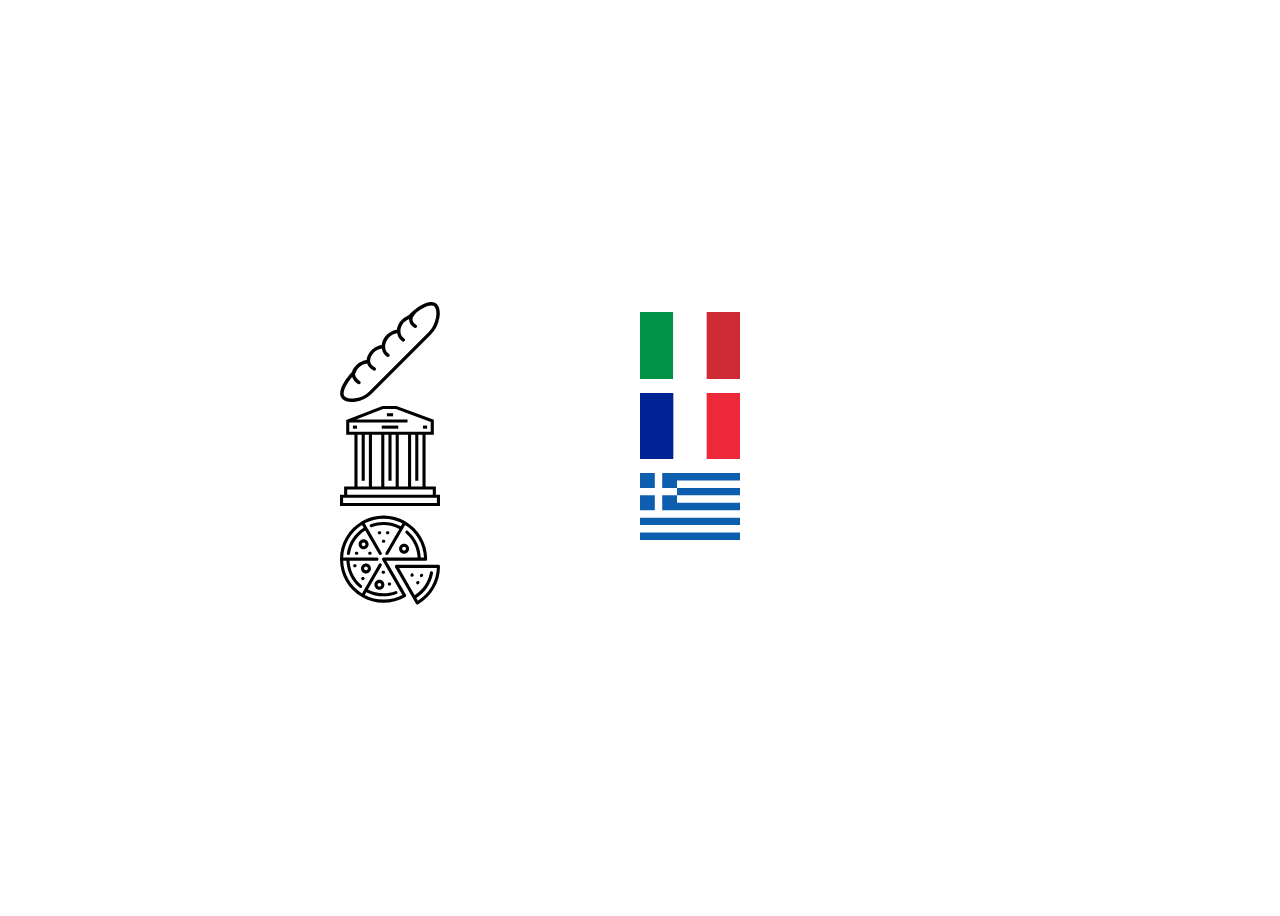
<file: index.html>
<!DOCTYPE html>
<html>
  <head>
    <meta charset="utf8" />
    <title>SVG</title>
    <link href="/css/style.css" rel="stylesheet" />
  </head>
  <body>
    <div class="quiz-container">
      <div class="objects">
        <div class="object-container" data-name="baguette">
          <svg
            version="1.1"
            id="Capa_1"
            xmlns="http://www.w3.org/2000/svg"
            xmlns:xlink="http://www.w3.org/1999/xlink"
            x="0px"
            y="0px"
            viewBox="0 0 58.567 58.567"
            style="enable-background: new 0 0 58.567 58.567"
            xml:space="preserve"
          >
            <path
              d="M56.705,1.21C55.882,0.386,54.713-0.014,53.316,0c-3.64,0.082-8.905,3.219-13.122,7.813
           c-0.752,0.379-2.931,1.523-3.961,2.553c-0.253,0.253-0.486,0.519-0.709,0.79c-0.007,0.008-0.013,0.016-0.019,0.025
           c-1.225,1.499-1.997,3.257-2.224,5.101c-2.188,0.27-4.261,1.298-5.915,2.952c-0.251,0.251-0.483,0.515-0.704,0.784
           c-0.028,0.035-0.055,0.07-0.083,0.105c-1.19,1.482-1.942,3.212-2.165,5.027c-1.968,0.242-3.838,1.102-5.397,2.473
           c-0.037,0.028-0.081,0.042-0.114,0.076c-0.067,0.067-0.123,0.136-0.188,0.203c-0.071,0.068-0.146,0.13-0.216,0.199
           c-1.653,1.653-2.683,3.727-2.952,5.916c-2.189,0.27-4.262,1.298-5.915,2.951c-0.113,0.114-0.207,0.229-0.311,0.344
           c-0.029,0.023-0.064,0.034-0.091,0.061c-1.201,1.2-1.941,2.429-2.236,3.669c-4.253,4.464-9.166,12.139-5.713,15.593
           c1.252,1.252,3.362,1.933,5.854,1.933c0.653,0,1.334-0.047,2.031-0.143c3.488-0.478,6.855-2.118,9.238-4.501l35-35
           c2.397-2.397,4.144-5.857,4.789-9.493C58.83,5.852,58.273,2.779,56.705,1.21z M56.225,9.08c-0.576,3.242-2.119,6.314-4.234,8.429
           l-35,35c-2.08,2.08-5.03,3.514-8.095,3.934c-2.664,0.364-5.094-0.115-6.201-1.223c-1.642-1.642,0.367-6.582,4.426-11.335
           c0.487,1.462,1.622,2.851,3.406,4.142c0.177,0.128,0.382,0.189,0.585,0.189c0.311,0,0.615-0.144,0.812-0.414
           c0.323-0.447,0.223-1.072-0.225-1.396c-1.785-1.291-2.744-2.61-2.849-3.919c-0.015-0.188-0.005-0.379,0.015-0.57
           c0.213-0.278,0.399-0.578,0.526-0.922l0.001-0.001c0.396-1.076,0.876-1.833,1.653-2.611c1.342-1.342,3.084-2.189,4.857-2.386
           c0.408,1.284,1.401,2.822,3.73,4.097c0.152,0.084,0.317,0.123,0.479,0.123c0.354,0,0.696-0.188,0.878-0.52
           c0.266-0.484,0.088-1.093-0.396-1.357c-1.743-0.955-2.728-2.138-2.925-3.517c-0.234-1.637,0.659-3.622,2.438-5.484
           c1.248-1.174,2.806-1.942,4.408-2.177c0.282,2.066,1.355,3.799,3.056,4.896c0.168,0.107,0.355,0.159,0.541,0.159
           c0.328,0,0.65-0.161,0.842-0.458c0.299-0.465,0.165-1.083-0.299-1.383c-1.596-1.027-2.07-2.553-2.188-3.65
           c-0.196-1.828,0.454-3.831,1.716-5.408c0.006-0.008,0.012-0.016,0.018-0.024c0.181-0.224,0.373-0.439,0.578-0.644
           c1.31-1.31,3-2.153,4.727-2.376c0.319,2.028,1.393,3.722,3.069,4.788c0.167,0.105,0.353,0.156,0.536,0.156
           c0.33,0,0.654-0.164,0.845-0.463c0.297-0.466,0.159-1.084-0.307-1.381c-1.255-0.799-2.041-2.107-2.214-3.686
           c-0.229-2.085,0.598-4.293,2.211-5.906c0.556-0.555,1.757-1.285,2.833-1.86c-0.02,0.323-0.016,0.626,0.016,0.891
           c0.203,1.684,1.275,3.156,3.1,4.261c0.162,0.098,0.34,0.145,0.517,0.145c0.338,0,0.669-0.172,0.856-0.482
           c0.286-0.473,0.135-1.087-0.338-1.373c-0.892-0.54-1.988-1.462-2.149-2.79c-0.148-1.226,0.522-2.623,1.94-4.041
           c0.009-0.009,0.011-0.021,0.02-0.03c3.169-2.693,6.552-4.447,8.919-4.5c0.035-0.001,0.07-0.001,0.104-0.001
           c0.796,0,1.409,0.21,1.825,0.626C56.364,3.698,56.731,6.232,56.225,9.08z"
            />
          </svg>
        </div>
        <div class="object-container" data-name="temple">
          <svg
            version="1.1"
            id="Layer_1"
            xmlns="http://www.w3.org/2000/svg"
            xmlns:xlink="http://www.w3.org/1999/xlink"
            x="0px"
            y="0px"
            viewBox="0 0 512 512"
            style="enable-background: new 0 0 512 512"
            xml:space="preserve"
          >
            <g>
              <g>
                <path
                  d="M490.887,453.938v-42.227h-52.784V147.794h42.227V71.031L289.093,0h-71.503L31.67,71.087v76.707h42.227v263.918H21.113
                   v42.227H0V512h512v-58.062H490.887z M47.505,131.959V84.454h298.227V68.619H82.465l138.049-52.784h65.734l178.247,66.206v49.917
                   H47.505z M401.155,382.68V147.794h21.113v263.918h-58.062V147.794h21.113V382.68H401.155z M348.371,147.794v263.918h-47.505
                   V147.794H348.371z M263.918,382.68V147.794h21.113v263.918h-58.062V147.794h21.113V382.68H263.918z M211.134,147.794v263.918
                   h-47.505V147.794H211.134z M126.68,382.68V147.794h21.113v263.918H89.732V147.794h21.113V382.68H126.68z M36.948,427.546h438.103
                   v26.392H36.948V427.546z M496.165,496.165H15.835v-26.392h480.33V496.165z"
                />
              </g>
            </g>
            <g>
              <g>
                <rect x="240.165" y="36.948" width="31.67" height="15.835" />
              </g>
            </g>
            <g>
              <g>
                <rect x="65.979" y="100.289" width="21.113" height="15.835" />
              </g>
            </g>
            <g>
              <g>
                <rect x="424.907" y="100.289" width="21.113" height="15.835" />
              </g>
            </g>
            <g>
              <g>
                <rect x="213.773" y="100.289" width="84.454" height="15.835" />
              </g>
            </g>
          </svg>
        </div>
        <div class="object-container" data-name="pizza">
          <svg
            version="1.1"
            id="Capa_1"
            xmlns="http://www.w3.org/2000/svg"
            xmlns:xlink="http://www.w3.org/1999/xlink"
            x="0px"
            y="0px"
            viewBox="0 0 448.898 448.898"
            style="enable-background: new 0 0 448.898 448.898"
            xml:space="preserve"
          >
            <path
              id="XMLID_1423_"
              d="M110.646,307.839c0,3.866-3.134,7-7,7h-1.866c-3.866,0-7-3.134-7-7s3.134-7,7-7h1.866
           C107.512,300.839,110.646,303.973,110.646,307.839z M67.648,243.445h-1.865c-3.866,0-7,3.134-7,7s3.134,7,7,7h1.865
           c3.866,0,7-3.134,7-7S71.515,243.445,67.648,243.445z M135.299,186.951h-1.867c-3.866,0-7,3.134-7,7c0,3.866,3.134,7,7,7h1.867
           c3.866,0,7-3.134,7-7C142.299,190.084,139.165,186.951,135.299,186.951z M178.345,95.274h-1.864c-3.866,0-7,3.134-7,7
           c0,3.866,3.134,7,7,7h1.864c3.866,0,7-3.134,7-7C185.345,98.409,182.211,95.274,178.345,95.274z M265.215,173.492
           c0-12.365,10.062-22.425,22.428-22.425c12.365,0,22.425,10.06,22.425,22.425c0,12.366-10.06,22.426-22.425,22.426
           C275.276,195.917,265.215,185.857,265.215,173.492z M279.215,173.492c0,4.646,3.78,8.426,8.428,8.426
           c4.646,0,8.425-3.78,8.425-8.426c0-4.646-3.779-8.425-8.425-8.425C282.995,165.066,279.215,168.846,279.215,173.492z
            M128.421,154.241c0,12.366-10.061,22.426-22.427,22.426s-22.427-10.06-22.427-22.426s10.061-22.426,22.427-22.426
           S128.421,141.875,128.421,154.241z M114.421,154.241c0-4.646-3.78-8.426-8.427-8.426s-8.427,3.78-8.427,8.426
           c0,4.646,3.78,8.426,8.427,8.426S114.421,158.887,114.421,154.241z M75.207,186.951h-1.866c-3.866,0-7,3.134-7,7
           c0,3.866,3.134,7,7,7h1.866c3.866,0,7-3.134,7-7C82.207,190.084,79.073,186.951,75.207,186.951z M212.961,109.274h1.866
           c3.866,0,7-3.134,7-7c0-3.866-3.134-7-7-7h-1.866c-3.866,0-7,3.134-7,7C205.961,106.141,209.095,109.274,212.961,109.274z
            M362.357,300.713c1.026,0.529,2.123,0.78,3.203,0.78c2.536,0,4.983-1.383,6.227-3.792l0.855-1.658
           c1.772-3.436,0.425-7.658-3.012-9.431c-3.436-1.773-7.657-0.423-9.43,3.012l-0.855,1.658
           C357.573,294.718,358.921,298.94,362.357,300.713z M296.04,380.534c1.855,3.215,0.872,7.29-2.173,9.32
           c-0.217,0.161-0.444,0.31-0.684,0.448c-29.535,17.014-63.261,26.006-97.531,26.006c-35.34,0-68.525-9.421-97.171-25.879
           c-0.222-0.099-0.44-0.21-0.655-0.334c-0.222-0.128-0.435-0.267-0.637-0.415C39.101,355.713,0,292.666,0,220.657
           C0,148.646,39.1,85.6,97.188,51.632c0.203-0.148,0.416-0.287,0.639-0.416c0.216-0.124,0.435-0.236,0.656-0.334
           c28.646-16.458,61.83-25.878,97.17-25.878s68.524,9.419,97.169,25.877c0.223,0.099,0.441,0.21,0.656,0.335
           c0.223,0.128,0.435,0.267,0.638,0.415c58.089,33.968,97.19,97.015,97.19,169.024v0v0.001c0,3.866-3.134,7-7,7H225.305
           c-0.049,0-0.098,0-0.146-0.001h-17.408l8.311,14.457c0.173,0.229,0.333,0.471,0.48,0.726L296.04,380.534z M280.067,381.543
           l-90.483-157.399c-1.245-2.166-1.242-4.832,0.01-6.995c1.251-2.163,3.561-3.494,6.059-3.494h152.86
           c-1.913-41.889-20.932-81.228-52.842-108.812c-2.925-2.528-3.246-6.949-0.718-9.874c2.529-2.926,6.947-3.248,9.874-0.718
           c34.99,30.247,55.777,73.441,57.699,119.403h14.646c-2.348-61.702-35.62-115.614-84.724-146.658l-75.907,131.478
           c-1.933,3.348-6.214,4.496-9.563,2.562c-3.348-1.933-4.495-6.214-2.563-9.562l61.618-106.729
           c-21.635-11.212-45.826-17.111-70.383-17.111c-18.206,0-36.02,3.165-52.946,9.407c-3.631,1.338-7.652-0.519-8.989-4.146
           c-1.338-3.627,0.519-7.652,4.146-8.99c18.482-6.815,37.926-10.271,57.79-10.271c27.013,0,53.624,6.542,77.39,18.975l7.294-12.634
           c-25.3-13.388-54.122-20.974-84.684-20.974s-59.385,7.586-84.685,20.975l75.919,131.499c1.933,3.348,0.785,7.629-2.563,9.562
           c-3.35,1.934-7.63,0.786-9.563-2.562L113.148,91.756c-36.889,23.611-61.756,61.431-68.621,104.75
           c-0.605,3.818-4.194,6.427-8.01,5.818c-3.818-0.605-6.423-4.191-5.818-8.009c7.529-47.508,34.883-88.953,75.442-114.695
           l-7.287-12.622C49.751,98.042,16.48,151.955,14.133,213.657h151.868c3.866,0,7,3.134,7,7s-3.134,7-7,7H42.792
           c1.934,42.515,21.419,82.257,54.131,109.911c2.952,2.496,3.322,6.913,0.826,9.865c-2.495,2.952-6.912,3.324-9.865,0.827
           c-35.866-30.321-57.164-73.956-59.105-120.603H14.133c2.348,61.702,35.618,115.613,84.722,146.657l75.907-131.478
           c1.935-3.348,6.215-4.495,9.563-2.562s4.495,6.214,2.563,9.562l-61.618,106.728c21.635,11.214,45.828,17.113,70.384,17.113
           c18.223,0,36.049-3.169,52.983-9.42c3.628-1.338,7.652,0.517,8.991,4.143c1.338,3.626-0.517,7.652-4.144,8.991
           c-18.491,6.826-37.948,10.287-57.831,10.287c-27.012,0-53.625-6.543-77.391-18.978l-7.294,12.635
           c25.3,13.388,54.123,20.975,84.685,20.975C225.125,402.309,254.161,395.147,280.067,381.543z M345.613,333.125
           c1.027,0.531,2.125,0.782,3.206,0.782c2.535,0,4.981-1.381,6.226-3.789l0.856-1.658c1.773-3.435,0.428-7.658-3.008-9.432
           c-3.437-1.776-7.656-0.427-9.432,3.007l-0.856,1.658C340.832,327.128,342.178,331.351,345.613,333.125z M319.987,299.362
           c1.027,0.531,2.125,0.782,3.207,0.782c2.535,0,4.981-1.381,6.225-3.789l0.856-1.658c1.774-3.435,0.429-7.657-3.006-9.432
           c-3.432-1.774-7.657-0.428-9.432,3.006l-0.856,1.658C315.207,293.365,316.553,297.588,319.987,299.362z M448.898,253.32
           c0,35.017-9.362,69.376-27.075,99.365c-17.192,29.106-41.761,53.41-71.048,70.282c-1.072,0.618-3.202,1.298-5.315,0.693
           c-1.786-0.511-3.321-1.66-4.247-3.27L247.18,256.809c-1.245-2.167-1.242-4.832,0.01-6.995c1.251-2.163,3.561-3.494,6.059-3.494
           h188.65C445.765,246.32,448.898,249.454,448.898,253.32z M434.763,260.32H265.346l70.162,122.054
           c35.927-22.916,60.66-59.542,68.285-101.506c0.691-3.803,4.323-6.329,8.14-5.636c3.804,0.691,6.326,4.335,5.635,8.139
           c-8.363,46.026-35.573,86.168-75.075,111.152l7.298,12.697C400.485,375.336,432.438,320.095,434.763,260.32z M220.884,339.619h1.866
           c3.866,0,7-3.134,7-7s-3.134-7-7-7h-1.866c-3.866,0-7,3.134-7,7S217.018,339.619,220.884,339.619z M199.384,335.786
           c0,12.366-10.061,22.426-22.427,22.426c-12.364,0-22.424-10.06-22.424-22.426s10.06-22.426,22.424-22.426
           C189.323,313.359,199.384,323.42,199.384,335.786z M185.384,335.786c0-4.646-3.78-8.426-8.427-8.426
           c-4.645,0-8.424,3.78-8.424,8.426c0,4.646,3.779,8.426,8.424,8.426C181.604,344.211,185.384,340.432,185.384,335.786z
            M186.537,279.413c0,3.866,3.134,7,7,7h1.865c3.866,0,7-3.134,7-7c0-3.866-3.134-7-7-7h-1.865
           C189.671,272.413,186.537,275.547,186.537,279.413z M194.721,147.535h1.867c3.866,0,7-3.134,7-7s-3.134-7-7-7h-1.867
           c-3.866,0-7,3.134-7,7S190.854,147.535,194.721,147.535z M139.072,262.14c0,12.366-10.061,22.426-22.427,22.426
           c-12.365,0-22.425-10.06-22.425-22.426s10.06-22.426,22.425-22.426C129.012,239.714,139.072,249.774,139.072,262.14z
            M125.072,262.14c0-4.646-3.78-8.426-8.427-8.426c-4.646,0-8.425,3.78-8.425,8.426s3.779,8.426,8.425,8.426
           C121.292,270.565,125.072,266.786,125.072,262.14z"
            />
          </svg>
        </div>
      </div>
      <div class="flags">
        <div class="flag-container" data-name="italy">
          <img src="/img/flags/it.svg" />
        </div>
        <div class="flag-container" data-name="france">
          <img src="/img/flags/fr.svg" />
        </div>
        <div class="flag-container" data-name="greece">
          <img src="/img/flags/gr.svg" />
        </div>
      </div>
    </div>

    <script src="/js/main.js"></script>
  </body>
</html>
</file>
<file: css/style.css>
body {
  display: flex;
  height: 100vh;
  justify-content: center;
  align-items: center;
}
.quiz-container {
  display: flex;
}

.objects,
.flags {
  width: 300px;
}

.object-container,
.object-container svg,
.flag-container,
.flag-container svg {
  width: 100px;
}

.flag-container {
  padding-top: 10px;
}

.selected {
  fill: #e4cd04;
  animation: selected 0.8s infinite;
}

@keyframes selected {
  0% {
    opacity: 0;
  }
  100% {
    opacity: 1;
  }
}
</file>
